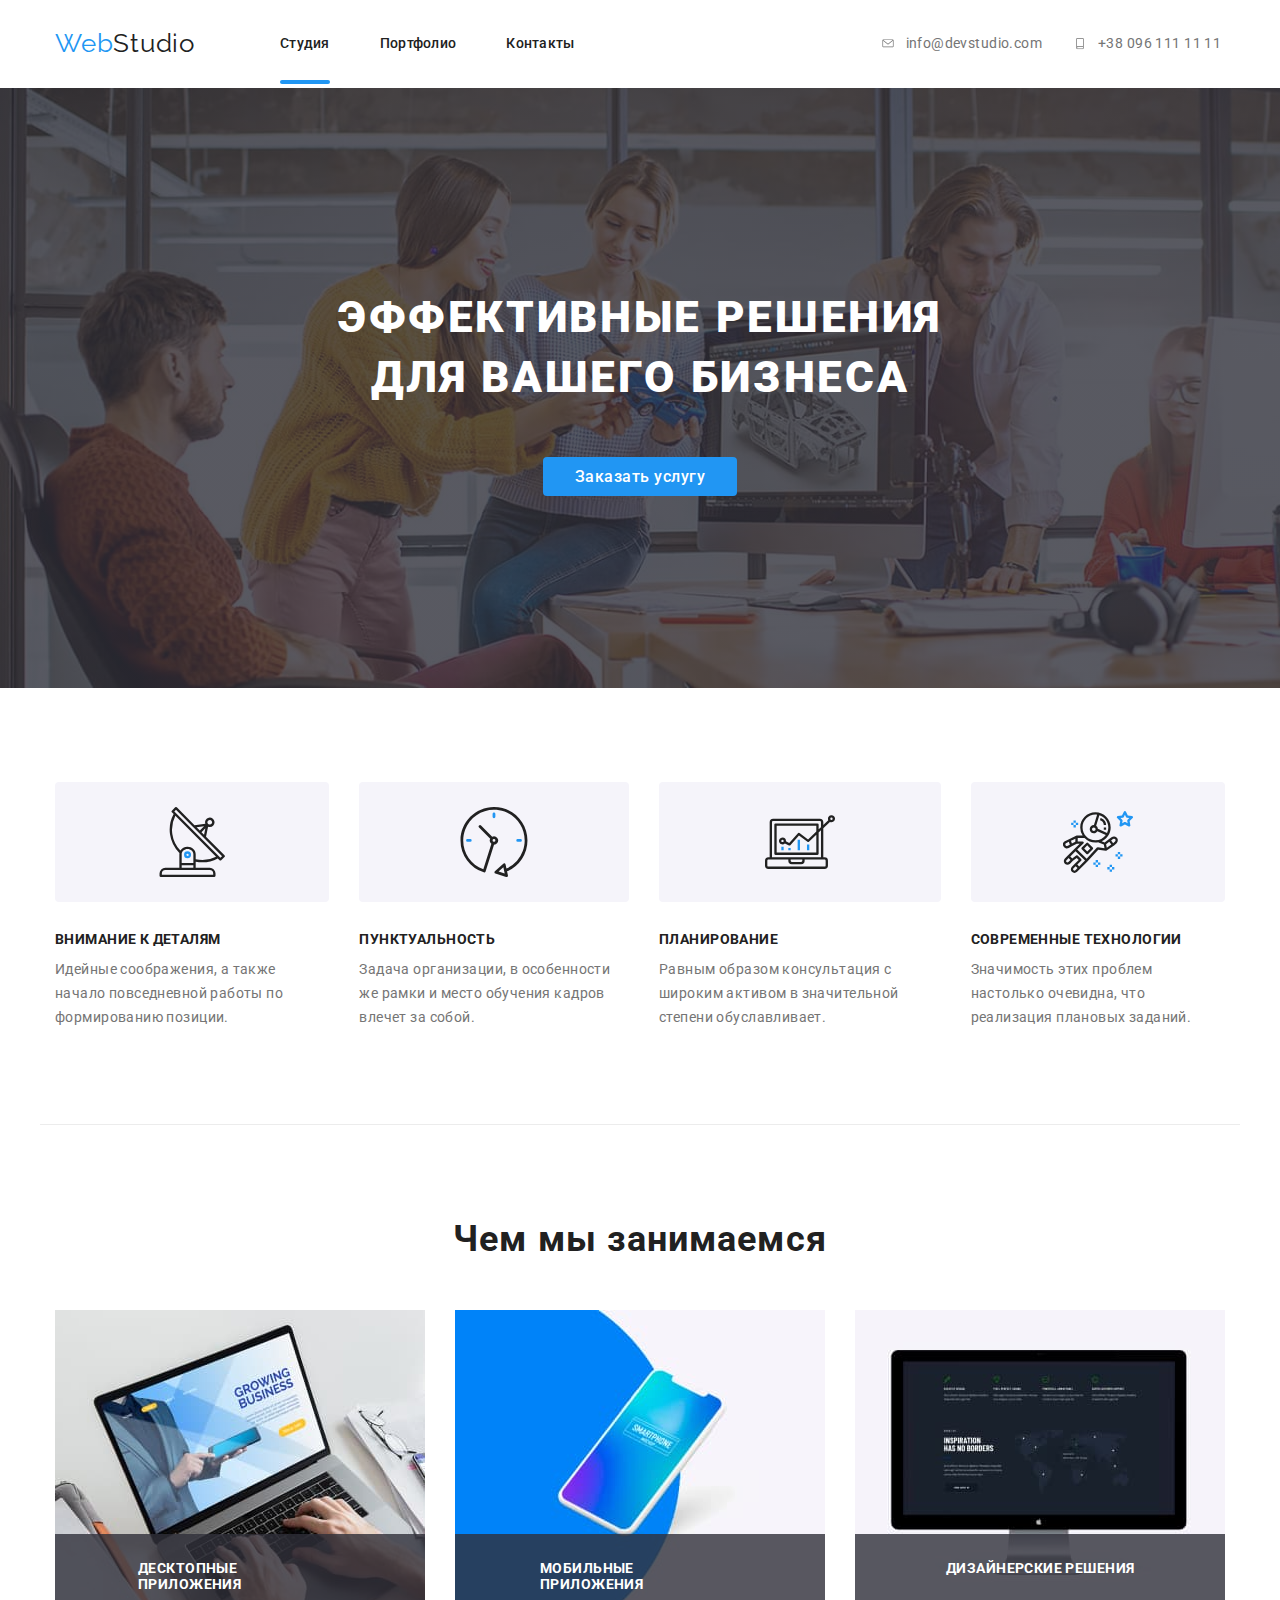
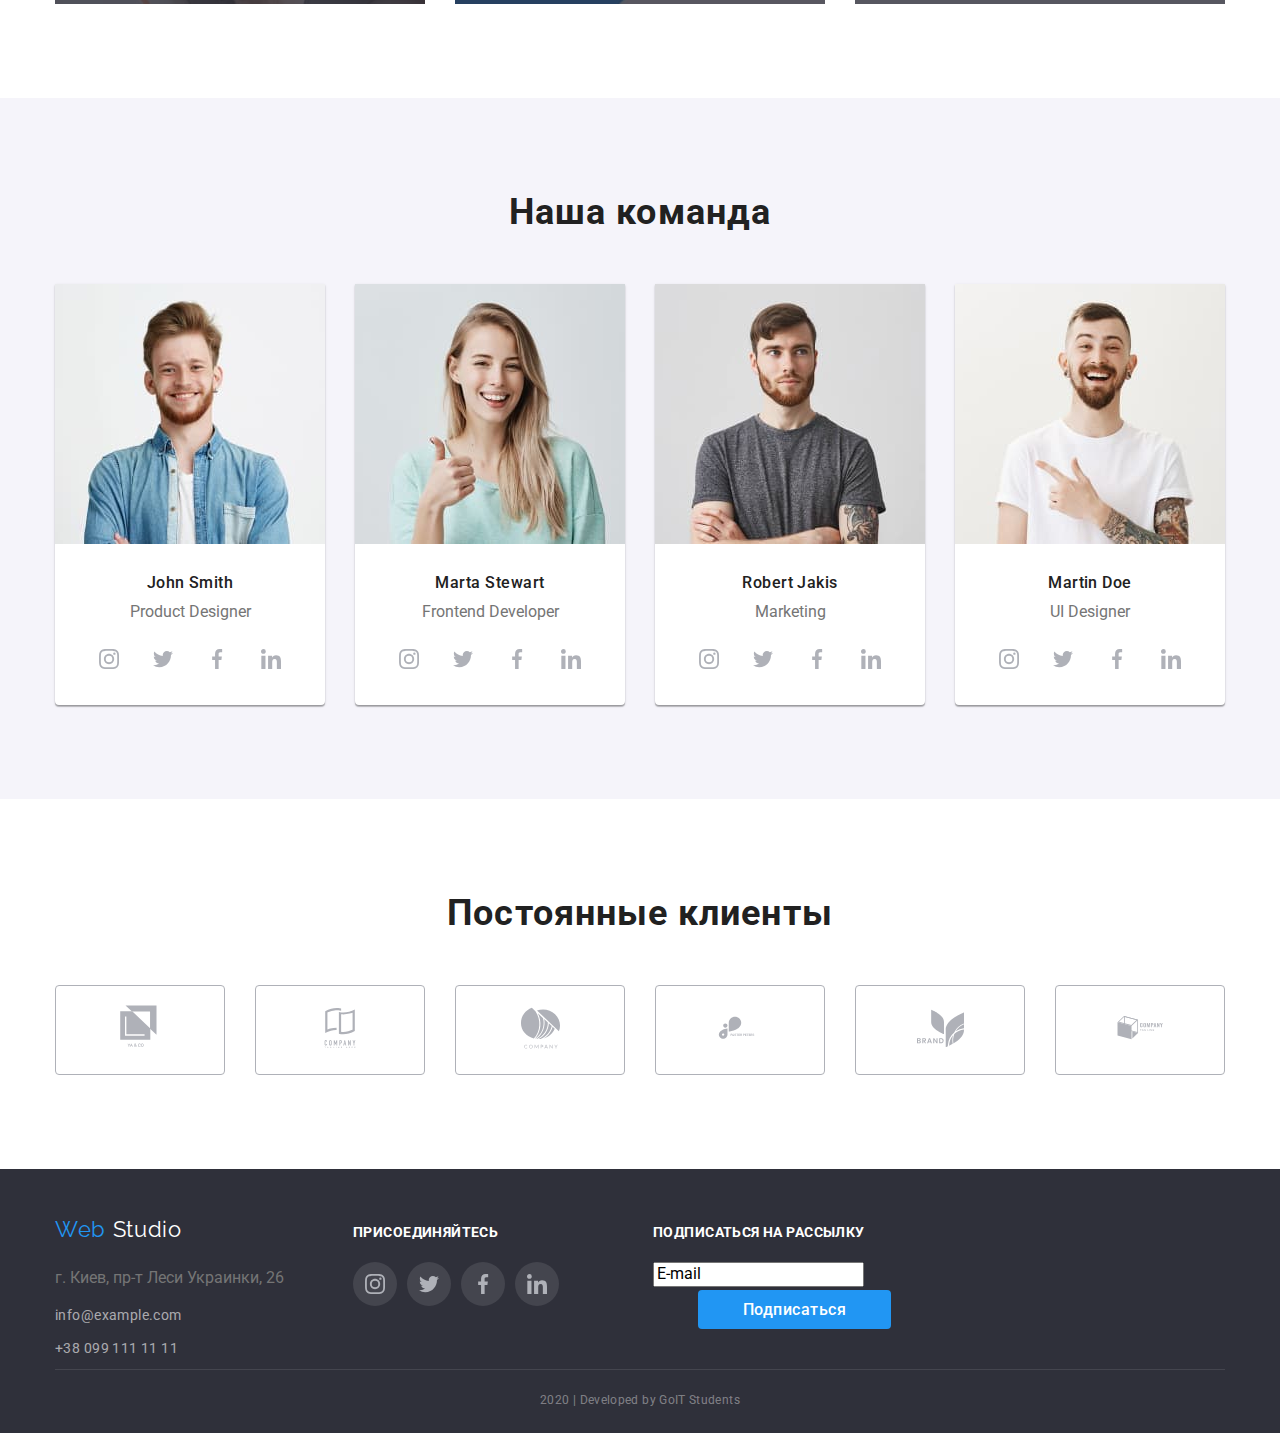
<file: index.html>
<!DOCTYPE html>
    <html lang="ru">
    <head>
        <meta charset="UTF-8">
        <meta name="viewport" content="width=device-width, initial-scale=1.0">
        <title>Document</title>
        <link 
            href="https://fonts.googleapis.com/css2?family=Raleway:wght@700&family=Roboto:wght@400;500;700;900&display=swap" 
            rel="stylesheet"
        />
        <link rel="stylesheet" href="https://cdnjs.cloudflare.com/ajax/libs/modern-normalize/0.6.0/modern-normalize.min.css">

        <link rel="stylesheet" href="./css/styles.css">
    </head>
    <!-- Шапка сайта -->
    <body>
        <header class="aa">
            <div class="container main-nav">
                <nav class="main-nav">
                    <ul class="header">
                        <li><a href="" class="logo"> <span class="accent">Web</span>Studio</a></li>
                    </ul>
    
                    <ul class="site-nav list">
                        <li class="item"><a href="./index.html" class="list link stud">Студия</a></li>
                        <li class="item"><a href="./portfolio.html" class="list link">Портфолио</a></li>
                        <li class="item"><a href="" class="list link cont">Контакты</a></li>
                    </ul>
                </nav>
                
                    <ul class="site-nav address">
                        <li class="contact">
                            <a href="mailto:info@devstudio.com" class="body link">
                                <svg class="envelope" width="16" height="11.2">
                                    <use class="" href="./images/symbol-defs(1).svg#icon-envelope"></use>
                                </svg>
                                info@devstudio.com
                            </a>
                        </li>
        
                        <li class="contact">
                            <a href="tel:+38-096-111-11-11" class="body link">
                                <svg class="envelope" width="16" height="11.2">
                                    <use class="" href="./images/symbol-defs(1).svg#icon-smartphone"></use>
                                </svg>
                                +38 096 111 11 11
                            </a>
                        </li>
                    </ul>
            </div>
            
        </header>

    <main>

        <!-- Герой -->

        <div class="overlay">

            <section class="hero">
                <h1 class="hero-title">Эффективные решения<br>для вашего бизнеса</h1>
                <!-- <ul> -->
                <ul class="b">
                    <li><a href="" class="button primary">Заказать услугу</a></li>
                </ul>
            </section>
        </div>            
            <!-- Преимущества -->
            <section class="sections">

                <div class="container">

                    <ul class="feature-list">
                        <li class="item">
                            <!-- <a href=""></a> -->
                            <!-- <img class="imag" src="./images/Groupaa.svg"/> -->
                            <div class="block">
                                <svg class="imag" width="70" height="70">
                                    <use href="./images/symbol-defs(1).svg#icon-Satellite-dish">
                                    </use>
                                </svg>
                            </div>
                        <h3 class="title">Внимание к деталям</h3>
                        <p class="info">Идейные соображения, а также начало повседневной работы по формированию позиции.</p>
                        </li>

                        <li class="item">
                            <!-- <a href=""></a> -->
                        <!-- <img class="imag" src="./images/clock1.svg"/> -->
                            <div class="block">
                                <svg class="imag" width="70" height="70">
                                    <use href="./images/symbol-defs(1).svg#icon-clock">
                                    </use>
                                </svg>
                            </div>
                        <h3 class="title">Пунктуальность</h3>
                        <p class="info">Задача организации, в особенности же рамки и место обучения кадров влечет за собой.</p>
                        </li>

                        <li class="item">
                            <!-- <a href=""></a> -->
                        <!-- <img class="imag" src="./images/diagram1.svg"/> -->
                            <div class="block">
                                <svg class="imag" width="70" height="70">
                                    <use href="./images/symbol-defs(1).svg#icon-laptop_diagram">
                                    </use>
                                </svg>
                            </div>
                        <h3 class="title">Планирование</h3>
                        <p class="info">Равным образом консультация с широким активом в значительной степени обуславливает.</p>
                        </li>

                        <li class="item">
                            <!-- <a href=""></a>  -->
                        <!-- <img class="imag" src="./images/astronaut1.svg"/> -->
                            <div class="block">
                                <svg class="imag" width="70" height="70">
                                    <use href="./images/symbol-defs(1).svg#icon-astronaut">
                                    </use>
                                </svg>
                            </div>
                        <h3 class="title">Современные технологии</h3>
                        <p class="info">Значимость этих проблем настолько очевидна, что реализация плановых заданий.</p>
                        </li>
                    </ul>
            </div>

            </section>

        <!-- Чем мы занимаемся -->
            
        <section>

            <div class="container sections application line">

                <h2 class="section-title">Чем мы занимаемся</h2>
    
                <ul class="marg">
                    <li class="step">
                        <div class="posit">
                            <img class="marg-imag" src="./images/laptop1.jpg" alt="Ноутбук" alt width="370">
                                                    
                            <a href=""></a>
                            <p class="app-text desktop">Десктопные приложения</p>
                        </div>

                    </li>
                    <li class="step">
                        <div class="posit">
                            <img class="marg-imag" src="./images/mobile_phone1.jpg" alt="Мобильный телефон" alt width="370">
                                    
                            <a href=""></a>
                            <p class="app-text mobile">Мобильные приложения</p>
                        </div>

                    </li>
                    <li class="step">
                        <div class="posit">
                            <img class="marg-imag" src="./images/imac1.jpg" alt="Монетор" alt width="370">
                                
                            <a href=""></a>
                            <p class="app-text design">Дизайнерские решения</p>
                        </div>

                    </li>
                </ul>

            </div>
    
        </section>


        <!-- Команда -->

        <section class="sections fill">

            <h2 class="section-title-team">Наша команда</h2>

                <div class="container">

                    <ul class="feature-list">
                        <li class="name">
                            <img class="imag-team" src="./images/John Smith1.jpg" alt="Фото Джона Смита" alt width="270">
                            <h3 class="full-name" lang="en">John Smith</h3>
                            <p class="info-team" lang="en">Product Designer</p>

                            <ul class="social">
                                <li class="soc-link"><a class="a" href="http://instagram" aria-label="Ссылка на instagram">
                                    <svg class="imag-link" width="20" height="20">
                                        <use href="./images/symbol-defs(1).svg#icon-instagram">
                                        </use>
                                    </svg>
                                </a></li>
                                <li class="soc-link"><a class="a" href="http://twitter" aria-label="Ссылка на twitter">
                                    <svg class="imag-link" width="20" height="20">
                                        <use href="./images/symbol-defs(1).svg#icon-twitter">
                                        </use>
                                    </svg>
                                </a></li>
                                <li class="soc-link"><a class="a" href="http://facebook" aria-label="Ссылка на facebook">
                                    <svg class="imag-link" width="20" height="20">
                                        <use href="./images/symbol-defs(1).svg#icon-facebook">
                                        </use>
                                    </svg>
                                </a></li>
                                <li class="soc-link"><a class="a" href="http://linkedin" aria-label="Ссылка на linkedin">
                                    <svg class="imag-link" width="20" height="20">
                                        <use href="./images/symbol-defs(1).svg#icon-linkedin">
                                        </use>
                                    </svg>
                                </a></li>
                            </ul>
                        </li>

                        <li class="name">
                            <img class="imag-team" src="./images/Marta Stewart1.jpg" alt="Фото Марты Стюарт" alt width="270">
                            <h3 class="full-name" lang="en">Marta Stewart</h3>
                            <p class="info-team" lang="en">Frontend Developer</p>
        
                            <ul class="social">
                                <li class="soc-link"><a class="a" href="http://instagram" aria-label="Ссылка на instagram">
                                    <svg class="imag-link" width="20" height="20">
                                        <use href="./images/symbol-defs(1).svg#icon-instagram">
                                        </use>
                                    </svg>
                                </a></li>
                                <li class="soc-link"><a class="a" href="http://twitter" aria-label="Ссылка на twitter">
                                    <svg class="imag-link" width="20" height="20">
                                        <use href="./images/symbol-defs(1).svg#icon-twitter">
                                        </use>
                                    </svg>
                                </a></li>
                                <li class="soc-link"><a class="a" href="http://facebook" aria-label="Ссылка на facebook">
                                    <svg class="imag-link" width="20" height="20">
                                        <use href="./images/symbol-defs(1).svg#icon-facebook">
                                        </use>
                                    </svg>
                                </a></li>
                                <li class="soc-link"><a class="a" href="http://linkedin" aria-label="Ссылка на linkedin">
                                    <svg class="imag-link" width="20" height="20">
                                        <use href="./images/symbol-defs(1).svg#icon-linkedin">
                                        </use>
                                    </svg>
                                </a></li>
                            </ul>
                        </li>

                        <li class="name">
                            <img class="imag-team" src="./images/Robert Jakis1.jpg" alt="Фото Роберт Джекис" alt width="270">
                            <h3 class="full-name" lang="en">Robert Jakis</h3>
                            <p class="info-team" lang="en">Marketing</p>
        
                            <ul class="social">
                                <li class="soc-link"><a class="a" href="http://instagram" aria-label="Ссылка на instagram">
                                    <svg class="imag-link" width="20" height="20">
                                        <use href="./images/symbol-defs(1).svg#icon-instagram">
                                        </use>
                                    </svg>
                                </a></li>
                                <li class="soc-link"><a class="a" href="http://twitter" aria-label="Ссылка на twitter">
                                    <svg class="imag-link" width="20" height="20">
                                        <use href="./images/symbol-defs(1).svg#icon-twitter">
                                        </use>
                                    </svg>
                                </a></li>
                                <li class="soc-link"><a class="a" href="http://facebook" aria-label="Ссылка на facebook">
                                    <svg class="imag-link" width="20" height="20">
                                        <use href="./images/symbol-defs(1).svg#icon-facebook">
                                        </use>
                                    </svg>
                                </a></li>
                                <li class="soc-link"><a class="a" href="http://linkedin" aria-label="Ссылка на linkedin">
                                    <svg class="imag-link" width="20" height="20">
                                        <use href="./images/symbol-defs(1).svg#icon-linkedin">
                                        </use>
                                    </svg>
                                </a></li>
                            </ul>
                        </li>

                        <li class="name">
                            <img class="imag-team" src="./images/Martin Doe1.jpg" alt="Martin Doe" alt width="270">
                            <h3 class="full-name" lang="en">Martin Doe</h3>
                            <p class="info-team" lang="en">UI Designer</p>
        
                            <ul class="social">
                                <li class="soc-link"><a class="a" href="http://instagram" aria-label="Ссылка на instagram">
                                    <svg class="imag-link" width="20" height="20">
                                        <use href="./images/symbol-defs(1).svg#icon-instagram">
                                        </use>
                                    </svg>
                                </a></li>
                                <li class="soc-link"><a class="a" href="http://twitter" aria-label="Ссылка на twitter">
                                    <svg class="imag-link" width="20" height="20">
                                        <use href="./images/symbol-defs(1).svg#icon-twitter">
                                        </use>
                                    </svg>
                                </a></li>
                                <li class="soc-link"><a class="a" href="http://facebook" aria-label="Ссылка на facebook">
                                    <svg class="imag-link" width="20" height="20">
                                        <use href="./images/symbol-defs(1).svg#icon-facebook">
                                        </use>
                                    </svg>
                                </a></li>
                                <li class="soc-link"><a class="a" href="http://linkedin" aria-label="Ссылка на linkedin">
                                    <svg class="imag-link" width="20" height="20">
                                        <use href="./images/symbol-defs(1).svg#icon-linkedin">
                                        </use>
                                    </svg>
                                </a></li>
                            </ul>
                        </li>
                    </ul>

                </div>
                    
        </section>

        <!-- Все клиенты -->

        <section class="customers">

            <div class="container">

                <h2 class="section-title">Постоянные клиенты</h2>

                <ul class="cust-img">
                    <li class="control-size">
                        <a href=""></a>
                        <div class="bloc">
                            <svg class="imag" width="44.27" height="49.23">
                                <use href="./images/symbol-defs(1).svg#icon-logo-1">
                                </use>
                            </svg>
                        </div>
                        <!-- <img class="to-doo" src="./images/logo11.svg" alt=""> -->
                    </li>
                    <li class="control-size">
                        <a href=""></a>
                        <div class="bloc">
                            <svg class="imag" width="40" height="52">
                                <use href="./images/symbol-defs(1).svg#icon-logo-2">
                                </use>
                            </svg>
                        </div>
                        <!-- <img class="to-doo" src="./images/logo22.svg" alt=""> -->
                    </li>
                    <li class="control-size">
                        <a href=""></a>
                        <div class="bloc">
                            <svg class="imag" width="41" height="42.6">
                                <use href="./images/symbol-defs(1).svg#icon-logo-3">
                                </use>
                            </svg>
                        </div>
                        <!-- <img class="to-doo" src="./images/logo33.svg" alt=""> -->
                    </li>
                    <li class="control-size">
                        <a href=""></a>
                        <div class="bloc">
                            <svg class="imag" width="79.66" height="42.02">
                                <use href="./images/symbol-defs(1).svg#icon-logo-4">
                                </use>
                            </svg>
                        </div>
                        <!-- <img class="to-doo" src="./images/logo44.svg" alt=""> -->
                    </li>
                    <li class="control-size">
                        <a href=""></a>
                        <div class="bloc">
                            <svg class="imag" width="59" height="47">
                                <use href="./images/symbol-defs(1).svg#icon-logo-5">
                                </use>
                            </svg>
                        </div>
                        <!-- <img class="to-doo" src="./images/logo55.svg" alt=""> -->
                    </li>
                    <li class="control-size">
                        <a href=""></a>
                        <div class="bloc">
                            <svg class="imag" width="88.48" height="45.44">
                                <use href="./images/symbol-defs(1).svg#icon-logo-6">
                                </use>
                            </svg>
                        </div>
                        <!-- <img class="to-doo" src="./images/logo66.svg" alt=""> -->
                    </li>
                </ul>

            </div>
        </section>
    </main>

        <!-- Футер -->

            <footer>

                <div class="container blocks">

                    <div class="contacts-all">
                        <ul class="footer">
                            <li><a href="" class="logo"> <span class="accent">Web </span>Studio</a></li>
                        </ul>

                        <address class="contacts">
                            <p class="addres">г. Киев, пр-т Леси Украинки, 26 </p>
                            <a href="" class="transparent">info@example.com</a> 
                            <a href="" class="transparents">+38 099 111 11 11</a>
                        </address>
                    </div>
            
                    <div class="join-to">
                        <b class="join">присоединяйтесь</b>
            
                        <ul class="marg">
                            <li class="marg-link"><a class="a" href="http://instagram" aria-label="Ссылка на instagram">
                            <svg class="imag-link" width="20" height="20">
                                        <use href="./images/symbol-defs(1).svg#icon-instagram">
                                        </use>
                                    </svg>
                                </a></li>
                            <li class="marg-link"><a class="a" href="http://twitter" aria-label="Ссылка на twitter">
                            <svg class="imag-link" width="20" height="20">
                                        <use href="./images/symbol-defs(1).svg#icon-twitter">
                                        </use>
                                    </svg>
                                </a></li>
                            <li class="marg-link"><a class="a" href="http://facebook" aria-label="Ссылка на facebook">
                            <svg class="imag-link" width="20" height="20">
                                        <use href="./images/symbol-defs(1).svg#icon-facebook">
                                        </use>
                                    </svg>
                                </a></li>
                            <li class="marg-link"><a class="a" href="http://linkedin" aria-label="Ссылка на linkedin">
                            <svg class="imag-link" width="20" height="20">
                                        <use href="./images/symbol-defs(1).svg#icon-linkedin">
                                        </use>
                                    </svg>
                                </a></li>
                        </ul>
                    </div>
            
                    <div class="join-mael">
                        <b class="join">подписаться на рассылку</b>
            
                        <form action="#">
                            <b><input value="E-mail"></b>
                            <ul class="bf">
                            <a href="" class="button primary">Подписаться</a>
                            </ul>
                        </form>
                    </div>
                    
                </div>

                    <div class="container">
                        <p class="finish">2020 | Developed by GoIT Students</p>
                    </div>

            </footer>
    </body>
    </html>
</file>
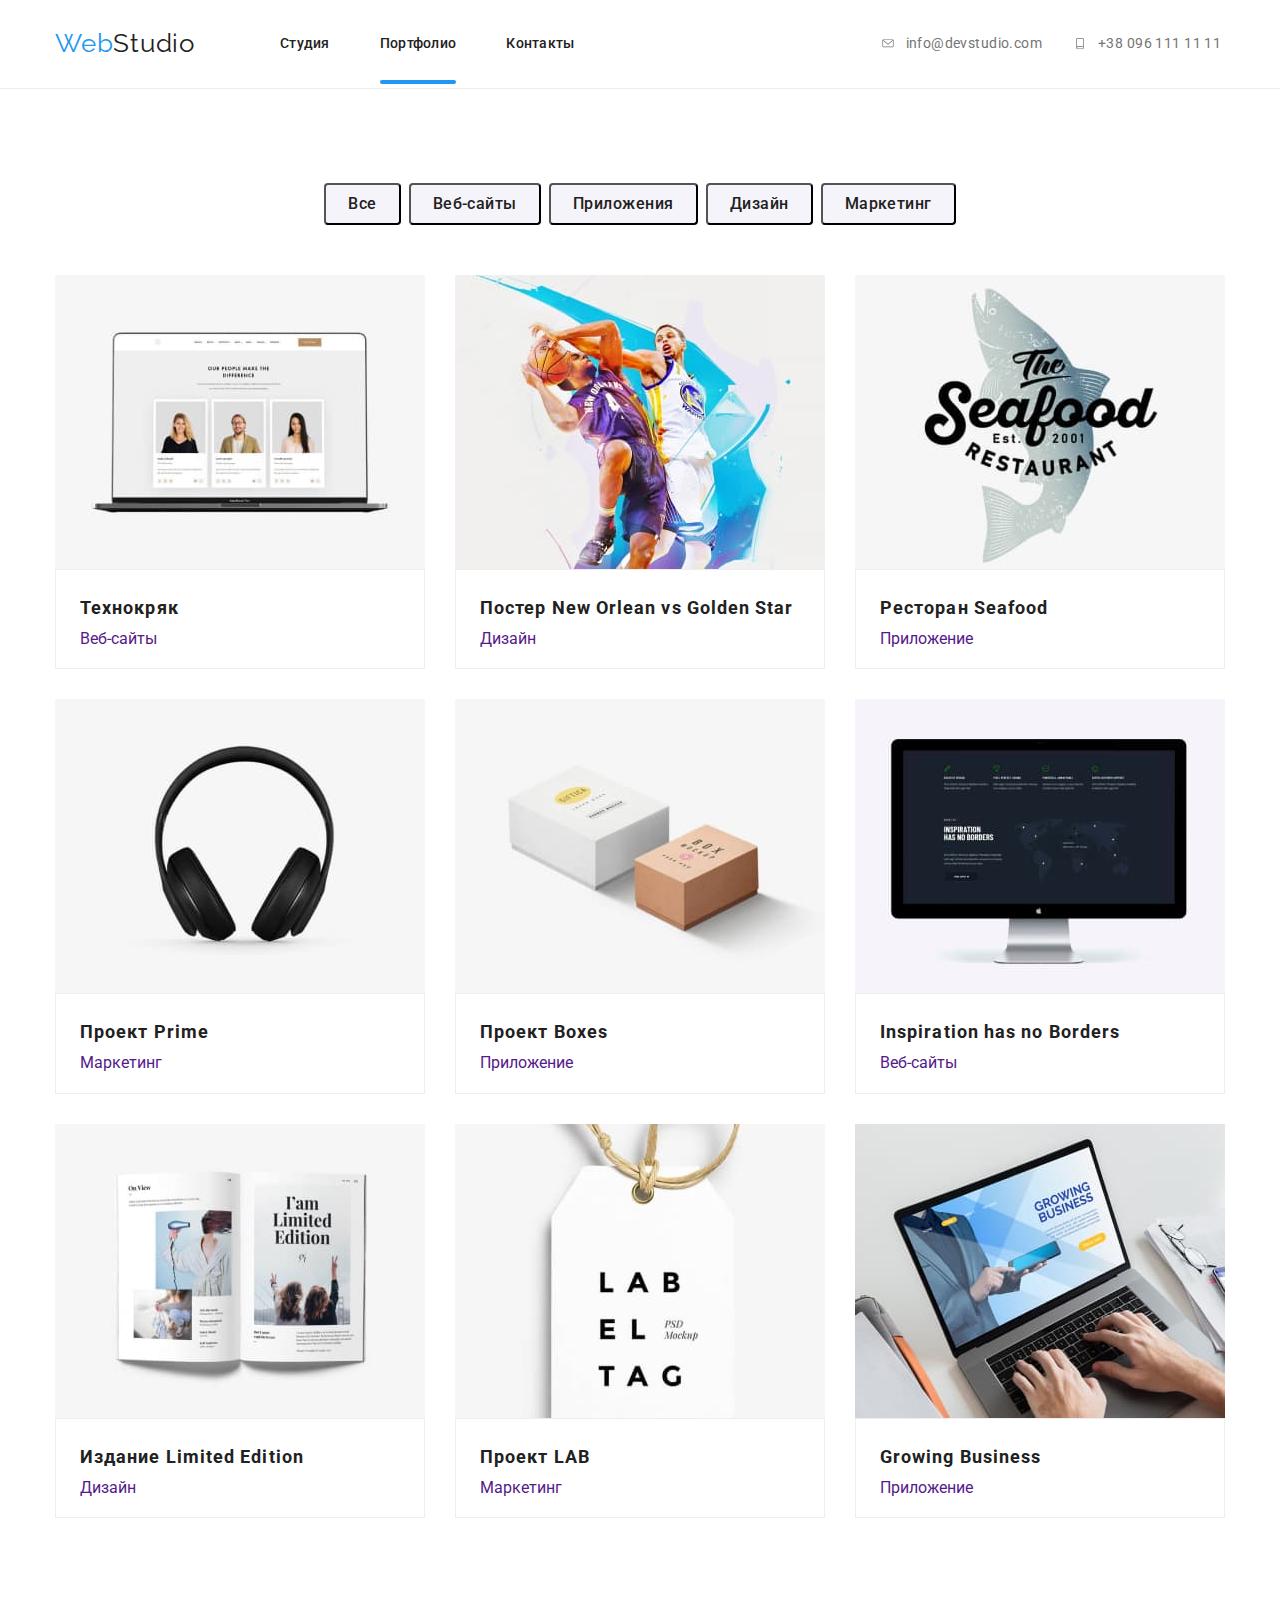
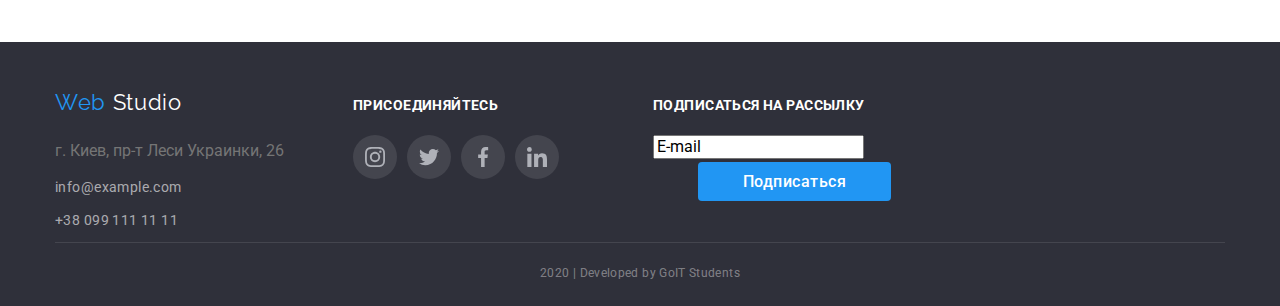
<file: portfolio.html>
<!DOCTYPE html>
<html lang="ru">
<head>
    <meta charset="UTF-8">
    <meta name="viewport" content="width=device-width, initial-scale=1.0">
    <title>Document</title>
    <link 
        href="https://fonts.googleapis.com/css2?family=Raleway:wght@700&family=Roboto:wght@400;500;700;900&display=swap" 
        rel="stylesheet"
    />
    <link rel="stylesheet" href="https://cdnjs.cloudflare.com/ajax/libs/modern-normalize/0.6.0/modern-normalize.min.css">
    
    <link rel="stylesheet" href="./css/styles.css">
</head>
<!--Шапка сайта-->
<body>
    <header class="aa aline">
        <div class="container main-nav">
            <nav class="main-nav">
                <ul class="header">
                    <li><a href="" class="logo"> <span class="accent">Web</span>Studio</a></li>
                </ul>

                <ul class="site-nav list">
                    <li class="item"><a href="./index.html" class="list link">Студия</a></li>
                    <li class="item"><a href="./portfolio.html" class="list link port">Портфолио</a></li>
                    <li class="item"><a href="" class="list link cont">Контакты</a></li>
                </ul>
                
            </nav>
            
                <ul class="site-nav address">
                    <li class="contact">
                        <a href="mailto:info@devstudio.com" class="body link">
                            <svg class="envelope" width="16" height="11.2">
                                <use class="" href="./images/symbol-defs(1).svg#icon-envelope"></use>
                            </svg>
                            info@devstudio.com
                        </a>
                    </li>
    
                    <li class="contact">
                        <a href="tel:+38-096-111-11-11" class="body link">
                            <svg class="envelope" width="16" height="11.2">
                                <use class="" href="./images/symbol-defs(1).svg#icon-smartphone"></use>
                            </svg>
                            +38 096 111 11 11
                        </a>
                    </li>
                </ul>
        </div>
        
    </header>

    <main>

        <section class="container section">

            <div>

                <nav>
                <ul class="navg">
                    <li class="navli">
                        <button type="button" class="button primary">Все</button>
                    </li>

                    <li class="navli">
                        <button type="button" class="button secondary">Веб-сайты</button>
                    </li>

                    <li class="navli">
                        <button type="button" class="button secondary">Приложения</button>
                    </li>

                    <li class="navli">
                        <button type="button" class="button secondary">Дизайн</button>
                    </li>

                    <li class="navli">
                        <button type="button" class="button secondary">Маркетинг</button>
                    </li>                    
                </ul>
                </nav>
        
                <ul class="examples">

                    <div class="card-box">
                        <div class="card">
                            <li class="shadow">    
                                <a class="ove" href="">
                                    <div class="text">
                                        <img class="card-image" src="images_portfolio/photo_on_screen1.jpg" alt width="370">
                                        <div class="mo">
                                            <p class="tex">Технокряк это современная площадка распространения коронавируса.  
                                                Компании используют эту платформу для цифрового шпионажа и 
                                                атак на защищённые сервера конкурентов.</p>
                                        </div>
                                    </div>
        
                                    <div class="card-content">
                                        <h2 class="section-name">Технокряк</h2>
                                        <p class="resource-name">Веб-сайты</p>
                                    </div>
                                </a>
                            </li>
                        </div>
        
                        <div class="card">
                            <li class="shadow">
                                <a class="ove" href="">
                                
                                    <div class="text">
                                        <img class="card-image" src="images_portfolio/basketball1.jpg" alt width="370">
                                        <div class="mo">
                                            <p class="tex">Технокряк это современная площадка распространения коронавируса.  
                                                Компании используют эту платформу для цифрового шпионажа и 
                                                атак на защищённые сервера конкурентов.</p>
                                        </div>
                                    </div>
    
                                    <div class="card-content">
                                        <h2 class="section-name">Постер New Orlean vs Golden Star</h2>
                                        <p class="resource-name">Дизайн</p>
                                    </div>
                                </a>
                            </li> 
                        </div>  
        
                        <div class="card">
                            <li class="shadow">
                                <a class="ove" href="">
                                    <div class="text">
                                        <img class="card-image" src="images_portfolio/fish1.jpg" alt width="370">
                                        <div class="mo">
                                            <p class="tex">Технокряк это современная площадка распространения коронавируса.  
                                                Компании используют эту платформу для цифрового шпионажа и 
                                                атак на защищённые сервера конкурентов.</p>
                                        </div>
                                    </div>

                                    <div class="card-content">
                                        <h2 class="section-name">Ресторан Seafood</h2>
                                        <p class="resource-name">Приложение</p>
                                    </div>
                                </a>
                            </li>  
                        </div> 
                    </div>

                    <div class="card-box">
                        <div class="card">
                            <li class="shadow">
                                <a class="ove" href="">
                                    <div class="text">
                                        <img class="card-image" src="images_portfolio/headphones1.jpg" alt width="370">
                                        <div class="mo">
                                            <p class="tex">Технокряк это современная площадка распространения коронавируса.  
                                                Компании используют эту платформу для цифрового шпионажа и 
                                                атак на защищённые сервера конкурентов.</p>
                                        </div>
                                    </div>

                                    <div class="card-content">
                                        <h2 class="section-name">Проект Prime</h2>
                                        <p class="resource-name">Маркетинг</p>
                                    </div>
                                </a>
                            </li>
                        </div>
        
                        <div class="card">
                            <li class="shadow">
                                <a class="ove" href="">
                                    <div class="text">
                                        <img class="card-image" src="images_portfolio/carton_boxes1.jpg" alt width="370">
                                        <div class="mo">
                                            <p class="tex">Технокряк это современная площадка распространения коронавируса.  
                                                Компании используют эту платформу для цифрового шпионажа и 
                                                атак на защищённые сервера конкурентов.</p>
                                        </div>
                                    </div>

                                    <div class="card-content">
                                        <h2 class="section-name">Проект Boxes</h2>
                                        <p class="resource-name">Приложение</p>
                                    </div>
                                </a>
                            </li>
                        </div>
        
                        <div class="card">
                            <li class="shadow">
                                <a class="ove" href="">
                                    <div class="text">
                                        <img class="card-image" src="images/imac1.jpg" alt width="370">
                                        <div class="mo">
                                            <p class="tex">Технокряк это современная площадка распространения коронавируса.  
                                                Компании используют эту платформу для цифрового шпионажа и 
                                                атак на защищённые сервера конкурентов.</p>
                                        </div>
                                    </div>

                                    <div class="card-content">
                                        <h2 class="section-name">Inspiration has no Borders</h2>
                                        <p class="resource-name">Веб-сайты</p>
                                    </div>
                                </a>
                            </li>
                        </div>
                    </div>

                    <div class="card-box">
                        <div class="card">
                            <li class="shadow">
                                <a class="ove" href="">
                                    <div class="text">
                                        <img class="card-image" src="images_portfolio/magazine1.jpg" alt width="370">
                                        <div class="mo">
                                            <p class="tex">Технокряк это современная площадка распространения коронавируса.  
                                                Компании используют эту платформу для цифрового шпионажа и 
                                                атак на защищённые сервера конкурентов.</p>
                                        </div>
                                    </div>

                                    <div class="card-content">
                                        <h2 class="section-name">Издание Limited Edition</h2>
                                        <p class="resource-name">Дизайн</p>
                                    </div>
                                </a>
                            </li>
                        </div>
        
                        <div class="card">
                            <li class="shadow">
                                <a class="ove" href="">
                                    <div class="text">
                                        <img class="card-image" src="images_portfolio/lable1.jpg" alt width="370">
                                        <div class="mo">
                                            <p class="tex">Технокряк это современная площадка распространения коронавируса.  
                                                Компании используют эту платформу для цифрового шпионажа и 
                                                атак на защищённые сервера конкурентов.</p>
                                        </div>
                                    </div>

                                    <div class="card-content">
                                        <h2 class="section-name">Проект LAB</h2>
                                        <p class="resource-name">Маркетинг</p>
                                    </div>
                                </a>                            
                            </li>
                        </div>
        
                        <div class="card">
                            <li class="shadow">
                                <a class="ove" href="">
                                    <div class="text">
                                        <img class="card-image" src="images/laptop1.jpg" alt width="370">
                                        <div class="mo">
                                            <p class="tex">Технокряк это современная площадка распространения коронавируса.  
                                                Компании используют эту платформу для цифрового шпионажа и 
                                                атак на защищённые сервера конкурентов.</p>
                                        </div>
                                    </div>

                                    <div class="card-content">
                                        <h2 class="section-name">Growing Business</h2>
                                        <p class="resource-name">Приложение</p>
                                    </div>
                                </a>                            
                            </li>
                        </div>
                    </div>
                </ul>
    
            </div>
        </section> 

    </main>
    
    <!-- Футер -->

    <footer>

        <div class="container blocks">

            <div class="contacts-all">
                <ul class="footer">
                    <li><a href="" class="logo"> <span class="accent">Web </span>Studio</a></li>
                </ul>

                <address class="contacts">
                    <p class="addres">г. Киев, пр-т Леси Украинки, 26 </p>
                    <a href="" class="transparent">info@example.com</a> 
                    <a href="" class="transparents">+38 099 111 11 11</a>
                </address>
            </div>
    
            <div class="join-to">
                <b class="join">присоединяйтесь</b>
    
                <ul class="marg">
                    <li class="marg-link"><a class="a" href="http://instagram" aria-label="Ссылка на instagram">
                    <svg class="imag-link" width="20" height="20">
                                <use href="./images/symbol-defs(1).svg#icon-instagram">
                                </use>
                            </svg>
                        </a></li>
                    <li class="marg-link"><a class="a" href="http://twitter" aria-label="Ссылка на twitter">
                    <svg class="imag-link" width="20" height="20">
                                <use href="./images/symbol-defs(1).svg#icon-twitter">
                                </use>
                            </svg>
                        </a></li>
                    <li class="marg-link"><a class="a" href="http://facebook" aria-label="Ссылка на facebook">
                    <svg class="imag-link" width="20" height="20">
                                <use href="./images/symbol-defs(1).svg#icon-facebook">
                                </use>
                            </svg>
                        </a></li>
                    <li class="marg-link"><a class="a" href="http://linkedin" aria-label="Ссылка на linkedin">
                    <svg class="imag-link" width="20" height="20">
                                <use href="./images/symbol-defs(1).svg#icon-linkedin">
                                </use>
                            </svg>
                        </a></li>
                </ul>
            </div>
    
            <div class="join-mael">
                <b class="join">подписаться на рассылку</b>
    
                <form action="#">
                    <b><input value="E-mail"></b>
                    <ul class="bf">
                    <a href="" class="button primary">Подписаться</a>
                    </ul>
                </form>
            </div>
            
        </div>

            <div class="container">
                <p class="finish">2020 | Developed by GoIT Students</p>
            </div> 

    </footer>

</body>

</html>
</file>
<file: css/styles.css>
html {
  box-sizing: border-box;
}

*,
*::before
*::after {
  box-sizing: inherit;
}
/* цвет основного текста #757575 */
/* вторичный цвет текста #212121 */
/* белый текст #FFFFFF */
/* акцент фон или текст #2196F3 */
/* вторичный цвет фона #F5F4FA */

:root {
  --primary-text-color: #757575;
  --title-text-color: #212121;
  --accent-color: #2196F3;
  --pimary-white-color: #FFFFFF;
  --fon-color: #F5F4FA;

}

body {
  background-color: var(--pimary-white-color);
  color: var(--primary-text-color);
  
  font-family: Roboto, sans-serif;
}

a {
  text-decoration: none;
}

.fill {
  background-color: var(--fon-color);
}

.list {
  margin-top: 0;
  margin-bottom: 0;
  list-style: none;
}

ul {
  list-style: none;
  padding-inline-start: 0;
}
/* img {
  display: block;
  max-width: 100%;
  height: auto;
} */

.marg {
  display: flex;
  margin-top: 0;
  margin-bottom: 0;
}
/* container to header */
.container {
  margin-top: 0;
  margin-bottom: 0;
  margin-left: auto;
  margin-right: auto;
  width: 1200px;
  padding-left: 15px;
  padding-right: 15px;
  /* outline: 1px solid rebeccapurple; */
}

/* Logo */

.header {
  /* display: flex; */
  margin-top: 0;
  margin-bottom: 0;
  margin-right: 85px;

}
.header .logo {
  color: var(--title-text-color);
  font-family: Raleway, cursive;
  

  font-size: 26px;
  line-height: 1.19;
  letter-spacing: 0.03em;
}

.logo .accent {
  color: var(--accent-color);
}

.footer {
  margin-top: 0;
  margin-bottom: 0;
  padding-top: 48px;
  padding-bottom: 10px;
}
.footer .logo {
  color: var(--pimary-white-color);
  font-family: Raleway, cursive;

  font-size: 22px;
  line-height: 1.18;
  letter-spacing: 0.03em;
}

/* main-nav */

.main-nav {
  display: flex;
  align-items: center;
}

/* site nav */

.site-nav .list {

  color: var(--title-text-color);

font-weight: 500;
font-size: 14px;
line-height: 1.14;
letter-spacing: 0.02em;

}

.stud:hover {
  color: var(--accent-color);
  position: relative;

  transition: transform 250ms cubic-bezier(0.4, 0, 0.2, 1);
}
.stud::after {
  content: "";

  width: 100%;
  height: 4px;
  display: block;
  position: absolute;
  left: 0;
  bottom: 0;
  border-radius: 2px;
  background-color: var(--accent-color);
}

.port:hover {
  color: var(--accent-color);
  position: relative;

  transition: transform 250ms cubic-bezier(0.4, 0, 0.2, 1);
}
.port::after {
  content: "";

  width: 100%;
  height: 4px;
  display: block;
  position: absolute;
  left: 0;
  bottom: 0;
  border-radius: 2px;
  background-color: var(--accent-color);
}

.link:hover {
  color: var(--accent-color);
  fill: var(--accent-color);


  transition: transform 250ms cubic-bezier(0.4, 0, 0.2, 1);
}

.aline {
  border-bottom: 1px solid #ECECEC;
  margin-top: 0;
  margin-bottom: 0;

}

.envelope {
  margin-right: 10px;
}

.link {
  display: flex;
  align-items: center;
  fill: var(--primary-text-color);

  padding-top: 32px;
  padding-bottom: 32px;
  color: var(--primary-text-color);
}

.aa .site-nav {
  margin-top: 0;
  margin-bottom: 0;
}

.aa .list {
  display: flex;
  margin-top: 0;
  margin-bottom: 0;
  position: relative;
}

/* тоже правильно v */
/* .site-nav .item + .item {
  margin-left: 50px;
} */
.site-nav .item:not(:last-child) {
  margin-right: 50px;

}

.address {
  display: flex;
  margin-top: 0;
  margin-bottom: 0;
  margin-left: 305px;
}

.site-nav .contact:not(:last-child) {
  margin-right: 30px;

}

/* Hero */

.overlay {
  max-width: 1600px;
  height: 600px;
  margin-left: auto;
  margin-right: auto;
  background-color: #4a4545;
  background-image: linear-gradient(
    to right, 
    rgba(47, 48, 58, 0.8), 
    rgba(47, 48, 58, 0.8)
    ),
    url('../images/Header_img\(1\).jpg')
    
}

.hero {
  text-align: center;

  position: relative;
  top: 200px;
}

.hero-title {
  
  margin-top: 0;
  margin-bottom: 46px;
  
  color: var(--pimary-white-color);
  /* background-color: var(--fon-color); */

  font-weight: 900;
  font-size: 44px;
  line-height: 1.36;
  text-align: center;
  letter-spacing: 0.06em;
  text-transform: uppercase;
  
}
/* скорее всего ненужно */
/* .avto-h .button {
  color: var(--pimary-white-color);
  background-color: var(--accent-color);
  
  font-family: Roboto;
  font-weight: 700;
  font-size: 16px;
  line-height: 1.87;
  text-align: center;
  letter-spacing: 0.03em;
} */

/* Преимущества без заголовка */
.feature-list {
  display: flex;
  margin-top: 0;
  margin-bottom: 0;
}

.block{
  display: flex;
  justify-content: center;
  align-items: center;
  margin-bottom: 30px;
  height: 120px;
  background: #F5F4FA;
border-radius: 4px;
}

.feature-list .title {

  margin-top: 0;
  margin-bottom: 10px;

  color: var(--title-text-color);

  font-size: 14px;
  line-height: 1.14;
  letter-spacing: 0.03em;
  text-transform: uppercase;
}

.feature-list .info {

  margin-top: 0;
  margin-bottom: 0;
  /* margin-right: 30px; */

  color: var(--primary-text-color);

  font-weight: 400;
  font-size: 14px;
  line-height: 1.71;
  letter-spacing: 0.03em;
}

.feature-list .item + .item {
  margin-left: 30px;
} 
/* ЛИНИЯ НИЖНЯЯ */
.application {
  border-top: 1px solid #ECECEC;
}

/* Все заголовки */

.sections {
  padding-top: 94px;
  padding-bottom: 94px;
}

.section-title {
  margin-top: 0;
  margin-bottom: 50px;

  color: var(--title-text-color);

  font-size: 36px;
  line-height: 1.16;
  letter-spacing: 0.03em;
  text-align: center;
}

/* Чем занимаемся - Приложения */

.posit {
  position: relative;
}

.app-text {

  position: absolute;
  top: 224px;


  color: var(--pimary-white-color);
  background-color: rgba(47, 48, 58, 0.8);
  
  margin-top: 0;
  margin-bottom: 0;

  font-weight: 700;
  font-size: 14px;
  line-height: 1.14;
  letter-spacing: 0.03em; 
  text-transform: uppercase;

  width: 370px;
  height: 70px;
  /* border-radius: 0px 0px 4px 4px; */

}

.sections .step:not(:last-child) {
  margin-right: 30px;
}

.marg-imag {
  background-color: #4a4545;
  display: block;
}

.desktop {
  padding: 27px 82px 27px 83px;
}
.mobile {
  padding: 27px 85px 27px 85px;
}
.design {
  padding: 27px 90px 27px 91px;
}


/* Наша команда */

.feature-list .name {
  background-color: var(--pimary-white-color);
  text-align: center;

  border-radius: 0px 0px 4px 4px;

  box-shadow: 0px 2px 1px rgba(0, 0, 0, 0.2), 0px 1px 1px rgba(0, 0, 0, 0.14), 0px 1px 3px rgba(0, 0, 0, 0.12);
}

.section-title-team {
  margin-top: 0;
  margin-bottom: 50px;

  color: var(--title-text-color);

  font-size: 36px;
  line-height: 1.16;
  letter-spacing: 0.03em;
  text-align: center;
}

.sections .name:not(:last-child) {
  margin-right: 30px;
}

.imag-team {
  display: block;
  margin-top: 0;
  margin-bottom: 30px;
  background-color: #4a4545;
}

.full-name {
  margin-top: 0;
  margin-bottom: 10px;

  color: var(--title-text-color);

  font-weight: 500;
  font-size: 16px;
  line-height: 1.18;
  letter-spacing: 0.03em;
}

.info-team {
  margin-top: 0;
  margin-bottom: 16px;
}

.social {
  display: flex;
  margin-top: 0;
  padding-bottom: 24px;
  justify-content: center;
}

.a {
  border: none;
  width: 20px;
  height: 20px;
}

.soc-link {
  display: flex;
  justify-content: center;
  align-items: center;
  padding: 0;
  border: none;
  width: 44px;
  height: 44px;
  border-radius: 50%;
  fill: #AFB1B8;
  background-color: var(--pimary-white-color);

  transition: transform 250ms cubic-bezier(0.4, 0, 0.2, 1);
}

.soc-link:hover {
  fill: #FFFFFF;
  background-color: var(--accent-color);
}

.social .soc-link + .soc-link {
  margin-left: 10px;
}

.post-title {
  margin-top: 0;
}
.pos-text {
  margin-bottom: 0;
}

/* Клиенты изображения */

.customers {
  padding-top: 94px;
  padding-bottom: 94px;
}
.control-size {
  display: flex;
  justify-content: center;
  align-items: center;
  border: 1px solid #AFB1B8;
  width: 170px;
  height: 90px;
  box-sizing: border-box;
  border-radius: 4px;
}


.control-size:hover {
  border-color: var(--accent-color);
}

.imag {
  fill: #AFB1B8;

  transition: transform 250ms cubic-bezier(0.4, 0, 0.2, 1);
} 
.imag:hover {
  fill: var(--accent-color);
}

.cust-img {
  display: flex;
  margin-top: 0;
  margin-bottom: 0;
}

.to-doo {
  display: block;
  width: 170px;
  height: 90px;
  
}

.customers .control-size + .control-size {
  margin-left: 30px;
}

/* Button page 1/2 */
.b {
  padding: 10px 32px;
  min-width: 200px;
  margin-top: 0;
  margin-bottom: 0;
}

.b .button {

  color: var(--pimary-white-color);
  background-color: var(--accent-color);

  font-family: Roboto;
  font-weight: 500;
  font-size: 16px;
  line-height: 1.62;
  text-align: center;
  letter-spacing: 0.03em;
  border-radius: 4px;

  padding: 10px 32px;
  min-width: 200px;
  margin-top: 0;
  margin-bottom: 0;

}

.bf {
  padding: 10px 45px;
  min-width: 200px;
  margin-top: 0;
  margin-bottom: 0;
}

.bf .button {
  color: var(--pimary-white-color);
  background-color: var(--accent-color);

  font-family: Roboto;
  font-weight: 500;
  font-size: 16px;
  line-height: 1.62;
  text-align: center;
  letter-spacing: 0.03em;
  border-radius: 4px;

  padding: 10px 45px;
  min-width: 200px;
  margin-top: 0;
  margin-bottom: 0;
}

/* Button page 2 */

.button {
  padding: 6px 22px;

  color: var(--title-text-color);
  
  font-family: Roboto;
  font-weight: 500;
  font-size: 16px;
  line-height: 1.62;
  text-align: center;
  letter-spacing: 0.03em;
  border-radius: 4px;
  background: #F5F4FA;

  transition: transform 250ms cubic-bezier(0.4, 0, 0.2, 1);
  
}
.button:hover, 
.button-primary:focus {
  background-color: var(--accent-color);
  color: var(--pimary-white-color);
}

/* ПОРТФОЛИО */


/* .a {
  padding-bottom: 94px;

} */

.section {
  padding-top: 94px;
  padding-bottom: 94px;
}

.navg {
  display: flex;
  justify-content: center;
  margin-top: 0;
  margin-bottom: 50px;
}

.navg .navli + .navli {
  margin-left: 8px;
}

/* Портфолио КАРТОЧКИ */

.card-box {
  display: flex;
}

.examples {
  margin-top: 0;
  margin-bottom: 0;
}

.card-box .card + .card {
  margin-left: 30px;
  margin-bottom: 30px;
}

.card-image {  
  display: block;
  max-width: 100%;
  height: auto;
  background-color: #4a4545;
} 

.shadow:hover {
  box-shadow: 1px 4px 6px rgba(0, 0, 0, 0.16), 0px 4px 4px rgba(0, 0, 0, 0.06), 0px 1px 1px rgba(0, 0, 0, 0.12);
}

.card {
  width: 370px;
  /* border-top-left-radius: 5px;
  border-top-right-radius: 5px; */

}

.ove .card-content {
  display: block;
  padding: 20px 24px;   

  background: #FFFFFF;
  border: 1px solid #EEEEEE;
  box-sizing: border-box;
  /* border-bottom-right-radius: 5px;
  border-bottom-left-radius: 5px; */
  /* border-radius: 5px; */
}

.ove .section-name {
  margin-top: 0;
  margin-bottom: 4px;
}

.ove .resource-name{
  margin-top: 0;
  margin-bottom: 0;
}

/* .examples {
  margin-top: 0;
  margin-bottom: 0;
}
.portfolio-im {
  margin-top: 0;
  margin-bottom: 20px;
} */

/* Текст рыба */

.text {
  position: relative;
  overflow: hidden;
}

.mo .tex {
  top: 0;
  padding: 63px 24px;
  margin: 0;
  background-color: rgba(33, 150, 243, 0.9);
  transition: transform 250ms cubic-bezier(0.4, 0, 0.2, 1);
  width: 100%;
  height: 100%;
  font-size: 18px;
  line-height: 1.5;
  letter-spacing: 0.03em;
  color: var(--pimary-white-color);

  margin-top: 0;
  margin-bottom: 0;

  font-weight: 400;
  font-size: 18px;
  line-height: 1.55;
  letter-spacing: 0.03em;
}
.mo {
  position: absolute;

  top: 0;
  left: 0;
  width: 100%;
  height: 100%;
  transform: translateY(100%);
  transition: transform 250ms cubic-bezier(0.4, 0, 0.2, 1);
}
.ove:hover .mo,
.ove:focus .mo {
  transform: translateY(0);
}



/* .text-fish {
  margin-top: 0;
  margin-bottom: 0;

  color: var(--pimary-white-color);
  background-color: var(--fon-color);

  font-weight: 400;
  font-size: 18px;
  line-height: 1.55;
  letter-spacing: 0.03em;
} */


/* Название проектов */

.section-name {
  margin-top: 0;
  margin-bottom: 4px;

  color: var(--title-text-color);
  font-weight: 700;
  font-size: 18px;
  line-height: 2;
  letter-spacing: 0.06em;
}

/* Сектор проекта */

.section .resource {
  margin-top: 0;
  margin-bottom: 20px;

  color: var(--primary-text-color);

  font-weight: 400;
  font-size: 16px;
  line-height: 1.87;
  letter-spacing: 0.03em;
}


/* Футер заливка */

footer {
  background-color: #2f303a;
}

/* Адрес */

.contacts {
  display: flex;
  font-style: normal;
  flex-direction: column;
}

.address {
  font-style: normal;
  margin-top: 0;
  margin-bottom: 9px;
  color: var(--pimary-white-color);

  font-weight: 400;
  font-size: 14px;
  line-height: 1.71;
  letter-spacing: 0.03em;
}

/* Адрес прозрачный */

.transparent {
  margin-top: 0;
  margin-bottom: 9px;

  color: rgba(255, 255, 255, 0.6);

  font-weight: 400;
  font-size: 14px;
  line-height: 1.71;
  letter-spacing: 0.03em;
}

.transparents {
  margin-top: 0;
  margin-bottom: 9px;

  color: rgba(255, 255, 255, 0.6);

  font-weight: 400;
  font-size: 14px;
  line-height: 1.71;
  letter-spacing: 0.03em;
}

/* Заголовки */

 .join {
  display: block;
  margin-top: 0;
  margin-bottom: 21px;
  padding-top: 56px;

  color: var(--pimary-white-color);

  font-weight: 700;
  font-size: 14px;
  line-height: 1.14;
  letter-spacing: 0.03em;
  text-transform: uppercase;
}

.blocks {
  display: flex;
}

/* Social link */

.marg-link {
  display: flex;
  justify-content: center;
  align-items: center;
  padding: 0;
  border: none;
  width: 44px;
  height: 44px;
  border-radius: 50%;
  background-color: rgba(255, 255, 255, 0.1);
  fill: #AFB1B8;

  transition: transform 250ms cubic-bezier(0.4, 0, 0.2, 1);
}

.marg-link:hover {
  fill: #FFFFFF;
  background-color: var(--accent-color);


}

.marg .marg-link + .marg-link {
  margin-left: 10px;
}

/* Отступы */

.contacts-all {
  margin-right: 69px;
}
.join-to {
  margin-right: 94px;
}

/* Finish */

.finish {
  margin-top: 0;
  margin-bottom: 0;
  text-align: center;

  padding-top: 18px;
  padding-bottom: 21px;
  border-top: 1px solid rgba(255, 255, 255, 0.1);

  color: rgba(255, 255, 255, 0.4);

  font-weight: 400;
font-size: 12px;
line-height: 2;
letter-spacing: 0.03em;

}
</file>
